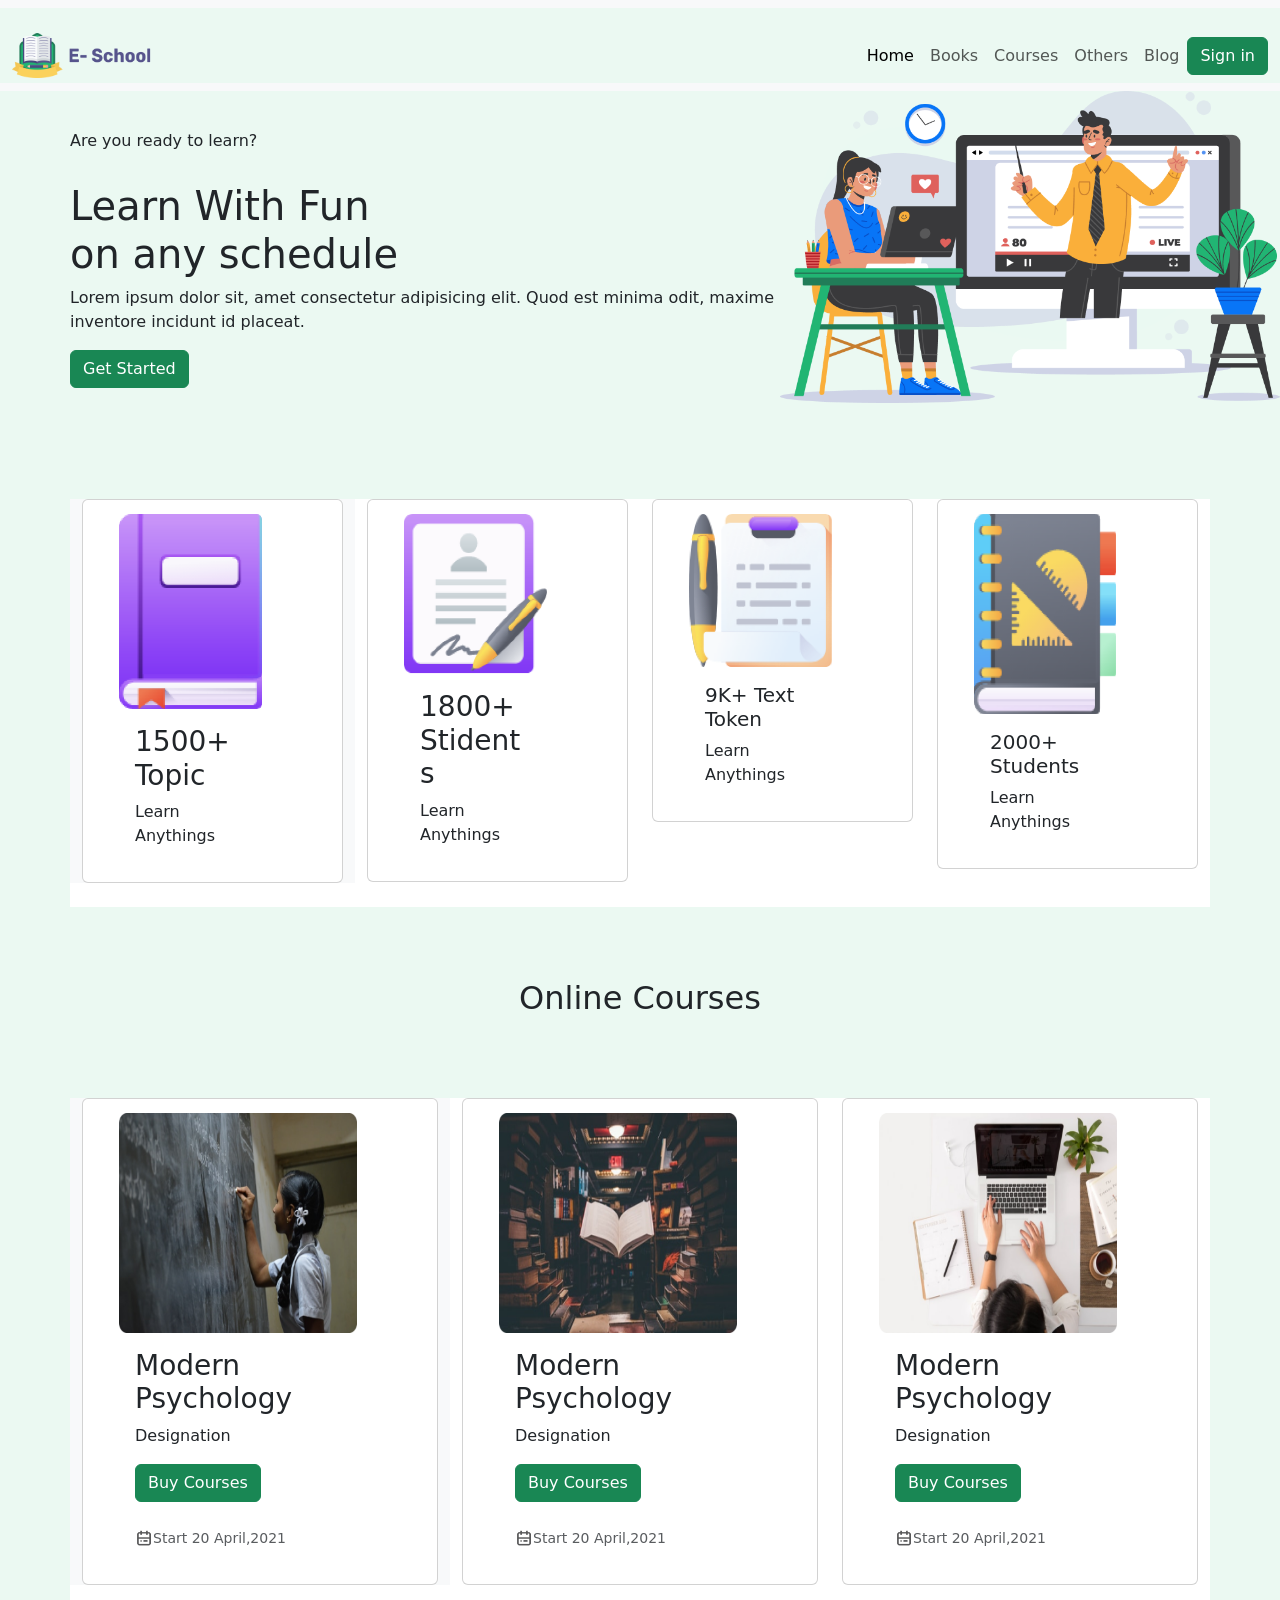
<file: index.html>
<!DOCTYPE html>
<html lang="en">
<head>
    <meta charset="UTF-8">
    <meta http-equiv="X-UA-Compatible" content="IE=edge">
    <meta name="viewport" content="width=device-width, initial-scale=1.0">
    <title>E-School</title>

    <link rel="stylesheet" href="my.css">
    <link rel="stylesheet" href="https://cdn.jsdelivr.net/npm/bootstrap@5.2.0-beta1/dist/css/bootstrap.min.css">
</head>
<body style="background-color: rgb(235, 249, 242);">

    <nav class="navbar navbar-expand-lg bg-light">
        <div class="container-fluid">
          <a class="navbar-brand" href="img/Logo.png">
            <img src="img/Logo.png" alt="" width="140" height="45">
          </a>
          <button class="navbar-toggler" type="button" data-bs-toggle="collapse" data-bs-target="#navbarSupportedContent" aria-controls="navbarSupportedContent" aria-expanded="false" aria-label="Toggle navigation">
            <span class="navbar-toggler-icon"></span>
          </button>
          <div class="collapse navbar-collapse" id="navbarSupportedContent">
            <ul class="navbar-nav ms-auto mb-2 mb-lg-0">
              <li class="nav-item">
                <a class="nav-link active" aria-current="page" href="#">Home</a>
              </li>
              <li class="nav-item">
                <a class="nav-link" href="#">Books</a>
              </li>
              <li class="nav-item">
                <a class="nav-link" href="#">Courses</a>
              </li>
              <li class="nav-item">
                <a class="nav-link" href="#">Others</a>
              </li>
              <li class="nav-item">
                <a class="nav-link" href="#">Blog</a>
              </li>
            </ul>
            <button type="button" class="btn btn-success">Sign in</button>
          </div>
        </div>
      </nav>


      <div class="second">
        <div class="container-fluid-1">
        <h6>Are you ready to learn?</h6> <br>
        <h1>Learn With Fun <br>
        on any schedule</h1>
        <p>
            Lorem ipsum dolor sit, amet consectetur adipisicing elit. Quod est minima odit, maxime inventore incidunt id placeat.
        </p>
        <button type="button" class="btn btn-success">Get Started</button>
        </div>
        <div class="S02">
            <img src="img/Illustration.png" alt="Image02" width="500px">
          </div>
    </div>

    <br><br><br><br>

    <!--       Cards        -->
    <div class="container">
      <div class="row row-cols-1 row-cols-md-2 row-cols-md-3 row-cols-lg-4">
        <div class="col mb-4 text-bg-light">
          <div class="card">
            <img src="img/book.png" class="card-img-top" alt="..." height="195">
            <div class="card-body">
              <h3 class="card-title">1500+ Topic</h3>
              <p class="card-text">Learn Anythings</p>
            </div>
          </div>
        </div>
        <div class="col mb-4">
          <div class="card">
            <img src="img/Student.png" class="card-img-top" alt="..." height="160">
            <div class="card-body">
              <h3 class="card-title">1800+ Stidents</h3>
              <p class="card-text">Learn Anythings</p>
            </div>
          </div>
        </div>
        <div class="col mb-4">
          <div class="card">
            <img src="img/Test.png" class="card-img-top" alt="...">
            <div class="card-body">
              <h5 class="card-title">9K+ Text Token</h5>
              <p class="card-text">Learn Anythings</p>
            </div>
          </div>
        </div>
        <div class="col mb-4">
          <div class="card">
            <img src="img/Students.png" class="card-img-top" alt="..." height="200">
            <div class="card-body">
              <h5 class="card-title">2000+ Students</h5>
              <p class="card-text">Learn Anythings</p>
            </div>
          </div>
        </div>
        
          </div>
        </div>

        <br><br><br>

        <h2><center>Online Courses</center></h2>
        <br><br><br>

        <div class="container">
            <div class="row row-cols-1 row-cols-md-2 row-cols-md-3">
              <div class="col mb-4 text-bg-light">
                <div class="card">
                  <img src="img/Morder pyschology.png" class="card-img-top" alt="..." height="220">
                  <div class="card-body">
                    <h3 class="card-title">Modern Psychology</h3>
                    <p class="card-text">Designation</p>
                    <button type="button" class="btn btn-success">Buy Courses</button>
                    <br><br>
                    <p class="card-text"><img src="img/calendar.png" alt="" width="18"><small class="text-muted">Start 20 April,2021</small></p>
                  </div>
                </div>
              </div>
              <div class="col mb-4">
                <div class="card">
                  <img src="img/Morder psyc.png" class="card-img-top" alt="..." height="220">
                  <div class="card-body">
                    <h3 class="card-title">Modern Psychology</h3>
                    <p class="card-text">Designation</p>
                    <button type="button" class="btn btn-success">Buy Courses</button>
                    <br><br>
                    <p class="card-text"><img src="img/calendar.png" alt="" width="18"><small class="text-muted">Start 20 April,2021</small></p>
                  </div>
                </div>
              </div>
              <div class="col mb-4">
                <div class="card">
                  <img src="img/Morder pychons.png" class="card-img-top" alt="..." height="220">
                  <div class="card-body">
                    <h3 class="card-title">Modern Psychology</h3>
                    <p class="card-text">Designation</p>
                    <button type="button" class="btn btn-success">Buy Courses</button>
                    <br><br>
                    <p class="card-text"><img src="img/calendar.png" alt="" width="18"><small class="text-muted">Start 20 April,2021</small></p>
                  </div>
                </div>
              </div>
            </div>
    



    <script src="https://cdn.jsdelivr.net/npm/@popperjs/core@2.11.5/dist/umd/popper.min.js" integrity="sha384-Xe+8cL9oJa6tN/veChSP7q+mnSPaj5Bcu9mPX5F5xIGE0DVittaqT5lorf0EI7Vk" crossorigin="anonymous"></script>
<script src="https://cdn.jsdelivr.net/npm/bootstrap@5.2.0-beta1/dist/js/bootstrap.min.js" integrity="sha384-kjU+l4N0Yf4ZOJErLsIcvOU2qSb74wXpOhqTvwVx3OElZRweTnQ6d31fXEoRD1Jy" crossorigin="anonymous"></script>
</body>
</html>
</file>
<file: my.css>
body{
    background-color: rgb(235, 249, 242);
}
.container-fluid{
    background-color: rgb(235, 249, 242);
    padding-top: 20px;
    
}
.buttonS {
    display: inline-block;
    width: 100%;
    padding: 16px;
    margin: 1px;
    background: #469b4d;
    border-radius: 20px;
    text-align: center;
    font-size: 16px;
    color: rgb(255, 255, 255);
}
.second{
    display: flex;
    background-color: rgb(235, 249, 242);
    
}
.container-fluid-1{
    padding-top: 40px;
    margin-left: 70px;
    margin-right: -10px;
}
.row{
    background-color: rgb(255, 255, 255);
}
.card-img-top{
    width: 10px;
}
.container{
    background-color: rgb(255, 255, 255);
}
.card{
    height: 200px;
        border-radius: 4px;
        background: rgb(255, 255, 255);
      padding: 14px 80px 18px 36px;
      cursor: pointer;
}
.card:hover{
    transform: scale(1.05);
 box-shadow: 0 10px 20px rgba(0,0,0,.12), 0 4px 8px rgba(0,0,0,.06);
}
</file>
<file: Midterm/my.css>
body{
    background-color: rgb(235, 249, 242);
}
.container-fluid{
    background-color: rgb(235, 249, 242);
    padding-top: 20px;
    
}
.buttonS {
    display: inline-block;
    width: 100%;
    padding: 16px;
    margin: 1px;
    background: #469b4d;
    border-radius: 20px;
    text-align: center;
    font-size: 16px;
    color: rgb(255, 255, 255);
}
.second{
    display: flex;
    background-color: rgb(235, 249, 242);
    
}
.container-fluid-1{
    padding-top: 40px;
    margin-left: 70px;
    margin-right: -10px;
}
.row{
    background-color: rgb(255, 255, 255);
}
.card-img-top{
    width: 10px;
}
.container{
    background-color: rgb(255, 255, 255);
}
.card{
    height: 200px;
        border-radius: 4px;
        background: rgb(255, 255, 255);
      padding: 14px 80px 18px 36px;
      cursor: pointer;
}
.card:hover{
    transform: scale(1.05);
 box-shadow: 0 10px 20px rgba(0,0,0,.12), 0 4px 8px rgba(0,0,0,.06);
}
</file>
